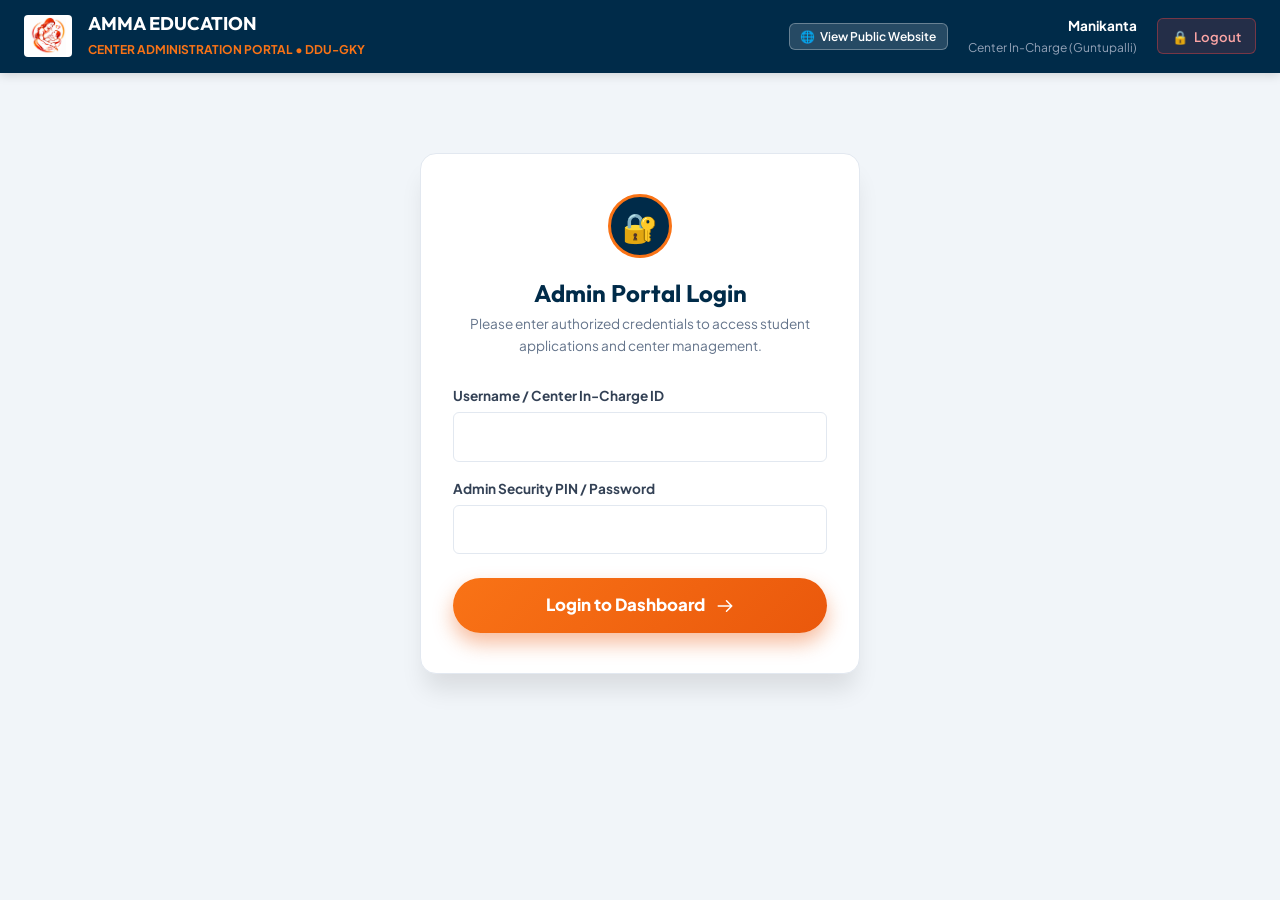
<file: amma-education/admin.html>
<!DOCTYPE html>
<html lang="en">
<head>
  <meta charset="UTF-8">
  <meta name="viewport" content="width=device-width, initial-scale=1.0">
  <title>Admin Dashboard | AMMA EDUCATION (DDU-GKY)</title>
  
  <!-- Favicon -->
  <link rel="icon" type="image/png" href="assets/images/ddu-gky-logo.png">

  <!-- Stylesheets -->
  <link rel="stylesheet" href="assets/css/style.css">
  <link rel="stylesheet" href="assets/css/admin.css">
</head>
<body class="admin-body">

  <!-- ==========================================================================
       ADMIN HEADER
       ========================================================================== -->
  <header class="admin-header">
    <div class="admin-brand">
      <img src="assets/images/ddu-gky-logo.png" alt="DDU-GKY" class="admin-logo-img">
      <div class="admin-title-wrap">
        <h2>AMMA EDUCATION</h2>
        <span>Center Administration Portal • DDU-GKY</span>
      </div>
    </div>

    <div class="admin-user-nav">
      <a href="index.html" class="topbar-btn" style="background: rgba(255,255,255,0.15); border-color: rgba(255,255,255,0.3);">
        <span>🌐</span> View Public Website
      </a>
      <div class="admin-user-info" id="adminUserBadge">
        <strong>Manikanta</strong>
        <span>Center In-Charge (Guntupalli)</span>
      </div>
      <button type="button" class="btn-admin-logout" id="btnAdminLogout">
        <span>🔒</span> Logout
      </button>
    </div>
  </header>

  <!-- <!-- ==========================================================================
       VIEW 1: ADMIN LOGIN SCREEN (If not authenticated)
       ========================================================================== -->
  <div id="adminLoginView" class="admin-login-wrapper">
    <div class="admin-login-icon">
      🔐
    </div>
    <h2>Admin Portal Login</h2>
    <p>Please enter authorized credentials to access student applications and center management.</p>

    <form id="adminLoginForm">
      <div class="form-group" style="text-align: left; margin-bottom: 1rem;">
        <label class="form-label" for="adminUser">Username / Center In-Charge ID</label>
        <input type="text" id="adminUser" class="form-input" placeholder="" value="" required>
      </div>

      <div class="form-group" style="text-align: left; margin-bottom: 1.5rem;">
        <label class="form-label" for="adminPin">Admin Security PIN / Password</label>
        <input type="password" id="adminPin" class="form-input" placeholder="" value="" required>
      </div> 

      <button type="submit" class="btn-submit-reg" style="width: 100%; justify-content: center; padding: 0.85rem;">
        <span>Login to Dashboard</span>
        <svg width="18" height="18" fill="none" stroke="currentColor" viewBox="0 0 24 24"><path stroke-linecap="round" stroke-linejoin="round" stroke-width="2" d="M14 5l7 7m0 0l-7 7m7-7H3"/></svg>
      </button> 

      <!-- <div class="admin-credential-tip">
        <strong>Official Center Access Credentials:</strong><br>
        Username: <code>manikanta</code> | PIN: <code>7396538004</code><br>
        (Or fallback: <code>admin</code> / <code>admin123</code>) 
      </div>  -->
    </form> 
   </div> 
  


  <!-- ==========================================================================
       VIEW 2: MAIN DASHBOARD VIEW (When authenticated)
       ========================================================================== -->
  <main id="adminMainDashboard" class="admin-container" style="display: none;">
    
    <!-- Welcome Header & Quick Actions -->
    <div style="display: flex; justify-content: space-between; align-items: center; margin-bottom: 1.5rem; flex-wrap: wrap; gap: 1rem;">
      <div>
        <h2 style="font-size: 1.6rem; color: #002B49; margin-bottom: 2px;">Student Admissions Dashboard</h2>
        <p style="color: #64748b; font-size: 0.88rem;">Real-time overview of student registrations for Amma Education DDU-GKY Center (Guntupalli).</p>
      </div>
      <div style="display: flex; gap: 0.75rem;">
        <button type="button" class="btn-submit-reg" style="font-size: 0.85rem; padding: 0.6rem 1.25rem;" onclick="openWalkinModal()">
          <span>+ Add Walk-in Student</span>
        </button>
      </div>
    </div>

    <!-- Analytics Metrics Cards -->
    <div class="stats-cards-grid">
      <!-- Total Registrations -->
      <div class="metric-card total">
        <div class="metric-info">
          <h5>Total Applications</h5>
          <div class="metric-value" id="statTotalRegistrations">0</div>
        </div>
        <div class="metric-icon-box">📋</div>
      </div>

      <!-- Pending Verification -->
      <div class="metric-card pending">
        <div class="metric-info">
          <h5>Pending Verification</h5>
          <div class="metric-value" id="statPendingVerification">0</div>
        </div>
        <div class="metric-icon-box">⏳</div>
      </div>

      <!-- Approved & Enrolled -->
      <div class="metric-card approved">
        <div class="metric-info">
          <h5>Approved / Enrolled</h5>
          <div class="metric-value" id="statApprovedEnrolled">0</div>
        </div>
        <div class="metric-icon-box">✅</div>
      </div>

      <!-- Hostel Accommodation Needed -->
      <div class="metric-card hostel">
        <div class="metric-info">
          <h5>Hostel Requests</h5>
          <div class="metric-value" id="statHostelRequests">0</div>
        </div>
        <div class="metric-icon-box">🏢</div>
      </div>

      <!-- Free Food Needed -->
      <div class="metric-card food">
        <div class="metric-info">
          <h5>Food Facility</h5>
          <div class="metric-value" id="statFoodRequests">0</div>
        </div>
        <div class="metric-icon-box">🍲</div>
      </div>
    </div>

    <!-- Search, Filter & Export Toolbar -->
    <div class="admin-toolbar">
      <div class="toolbar-filters">
        <!-- Search Field -->
        <div class="admin-search-box">
          <svg width="16" height="16" fill="none" stroke="currentColor" viewBox="0 0 24 24"><path stroke-linecap="round" stroke-linejoin="round" stroke-width="2" d="M21 21l-6-6m2-5a7 7 0 11-14 0 7 7 0 0114 0z"/></svg>
          <input type="text" id="adminTableSearch" placeholder="Search by Student Name, ID, Mobile, District...">
        </div>

        <!-- Course Filter -->
        <select id="adminCourseFilter" class="admin-select">
          <option value="all">All Training Courses</option>
          <option value="Communication Skills Training">Communication Skills</option>
          <option value="Soft Skills Training">Soft Skills Training</option>
          <option value="Computer Knowledge and MS Office Training">Computer Knowledge &amp; MS Office</option>
          <option value="IT Training">IT Training (Hardware &amp; Technical)</option>
        </select>

        <!-- Status Filter -->
        <select id="adminStatusFilter" class="admin-select">
          <option value="all">All Statuses</option>
          <option value="Pending Verification">Pending Verification</option>
          <option value="In-Review">In-Review</option>
          <option value="Approved">Approved</option>
          <option value="Enrolled">Enrolled</option>
          <option value="Rejected">Rejected</option>
        </select>

        <!-- Hostel Filter -->
        <select id="adminHostelFilter" class="admin-select">
          <option value="all">All Hostel Types</option>
          <option value="Yes">Hostel Required (Yes)</option>
          <option value="No">Day Scholar (No)</option>
        </select>
      </div>

      <div class="toolbar-actions">
        <button type="button" class="btn-admin-export" id="btnExportCSV" title="Download Registration Details in CSV format">
          <svg width="16" height="16" fill="none" stroke="currentColor" viewBox="0 0 24 24"><path stroke-linecap="round" stroke-linejoin="round" stroke-width="2" d="M12 10v6m0 0l-3-3m3 3l3-3m2 8H7a2 2 0 01-2-2V5a2 2 0 012-2h5.586a1 1 0 01.707.293l5.414 5.414a1 1 0 01.293.707V19a2 2 0 01-2 2z"/></svg>
          Export to CSV
        </button>

        <button type="button" class="btn-admin-refresh" id="btnRefreshData" title="Refresh Table">
          🔄 Refresh
        </button>
      </div>
    </div>

    <!-- Data Table Card -->
    <div class="admin-table-card">
      <div class="table-header-row">
        <h3>Enrolled Candidates &amp; Applicants</h3>
        <span class="table-count-badge" id="tableCountBadge">Loading...</span>
      </div>

      <div class="admin-table-responsive">
        <table class="admin-table">
          <thead>
            <tr>
              <th>Ref ID</th>
              <th>Student &amp; Parent</th>
              <th>Contact Info</th>
              <th>Selected Course</th>
              <th>District / Village</th>
              <th>Facilities</th>
              <th>Application Status</th>
              <th style="text-align: right;">Actions</th>
            </tr>
          </thead>
          <tbody id="adminTableBody">
            <!-- Rendered dynamically by admin.js -->
          </tbody>
        </table>
      </div>
    </div>
  </main>

  <!-- ==========================================================================
       ADMIN MODALS
       ========================================================================== -->

  <!-- 1. Full Details Modal -->
  <div class="modal-overlay" id="adminDetailModal">
    <div class="modal-content-card modal-admin-details">
      <button type="button" class="modal-close-btn" onclick="closeModal('adminDetailModal')">✕</button>
      <div id="adminDetailBody">
        <!-- Rendered by admin.js -->
      </div>
    </div>
  </div>

  <!-- 2. Printable Slip Modal -->
  <div class="modal-overlay" id="acknowledgmentModal">
    <div class="modal-content-card">
      <button type="button" class="modal-close-btn" onclick="closeModal('acknowledgmentModal')">✕</button>
      <div id="slipModalBody">
        <!-- Rendered by main.js -->
      </div>
    </div>
  </div>

  <!-- 3. Walk-in Student Registration Modal -->
  <div class="modal-overlay" id="walkinModal">
    <div class="modal-content-card" style="max-width: 800px;">
      <button type="button" class="modal-close-btn" onclick="closeModal('walkinModal')">✕</button>
      <div style="padding: 2rem;">
        <h3 style="font-size: 1.4rem; color: #002B49; margin-bottom: 0.25rem;">+ Add Walk-In Student (Center Desk)</h3>
        <p style="font-size: 0.85rem; color: #64748b; margin-bottom: 1.5rem;">Fast-track registration for students visiting Guntupalli center directly.</p>

        <form id="walkinForm">
          <div class="form-grid-3">
            <div class="form-group">
              <label class="form-label">Full Name *</label>
              <input type="text" id="walkinName" class="form-input" required>
            </div>
            <div class="form-group">
              <label class="form-label">Father's Name *</label>
              <input type="text" id="walkinFather" class="form-input" required>
            </div>
            <div class="form-group">
              <label class="form-label">Mobile Number *</label>
              <input type="tel" id="walkinMobile" class="form-input" maxlength="10" required>
            </div>
          </div>

          <div class="form-grid-3" style="margin-top: 1rem;">
            <div class="form-group">
              <label class="form-label">Gender</label>
              <select id="walkinGender" class="form-select">
                <option value="Male">Male</option>
                <option value="Female">Female</option>
              </select>
            </div>
            <div class="form-group">
              <label class="form-label">Course</label>
              <select id="walkinCourse" class="form-select">
                <option value="Computer Knowledge and MS Office Training">Computer Knowledge &amp; MS Office</option>
                <option value="Communication Skills Training">Communication Skills</option>
                <option value="Soft Skills Training">Soft Skills Training</option>
                <option value="IT Training">IT Training</option>
              </select>
            </div>
            <div class="form-group">
              <label class="form-label">District</label>
              <input type="text" id="walkinDistrict" class="form-input" value="NTR District">
            </div>
          </div>

          <div class="form-grid-2" style="margin-top: 1rem;">
            <div class="form-group">
              <label class="form-label">Accommodation Needed?</label>
              <select id="walkinHostel" class="form-select">
                <option value="Yes">Yes, Hostel Required</option>
                <option value="No">No, Day Scholar</option>
              </select>
            </div>
            <div class="form-group">
              <label class="form-label">Initial Status</label>
              <select id="walkinStatus" class="form-select">
                <option value="Approved">Approved</option>
                <option value="Enrolled">Enrolled</option>
                <option value="In-Review">In-Review</option>
                <option value="Pending Verification">Pending Verification</option>
              </select>
            </div>
          </div>

          <div style="display: flex; justify-content: flex-end; gap: 0.75rem; margin-top: 1.5rem;">
            <button type="submit" class="btn-submit-reg" style="font-size: 0.9rem; padding: 0.7rem 1.5rem;">
              Save &amp; Generate Slip
            </button>
            <button type="button" class="btn-admin-logout" style="background:#f1f5f9; color:#475569; border:1px solid #cbd5e1;" onclick="closeModal('walkinModal')">
              Cancel
            </button>
          </div>
        </form>
      </div>
    </div>
  </div>

  <!-- Toast Notification -->
  <div class="toast-msg" id="toastNotification">
    Notification
  </div>

  <!-- Scripts -->
  <script src="assets/js/main.js"></script>
  <script src="assets/js/admin.js"></script>
  <script>
    function openWalkinModal() {
      document.getElementById("walkinModal")?.classList.add("active");
    }

    document.getElementById("walkinForm")?.addEventListener("submit", function(e) {
      e.preventDefault();
      const refNumber = StorageManager.generateReferenceNumber();
      const newRec = {
        id: refNumber,
        fullName: document.getElementById("walkinName").value.trim(),
        fatherName: document.getElementById("walkinFather").value.trim(),
        motherName: "Not Specified",
        dob: "2003-01-01",
        gender: document.getElementById("walkinGender").value,
        mobile: document.getElementById("walkinMobile").value.trim(),
        whatsapp: document.getElementById("walkinMobile").value.trim(),
        email: "student@ammaeducation.in",
        address: "Walk-in registration at center desk",
        village: "Guntupalli",
        district: document.getElementById("walkinDistrict").value,
        state: "Andhra Pradesh",
        pincode: "521241",
        qualification: "Intermediate",
        computerKnowledge: "Basic",
        course: document.getElementById("walkinCourse").value,
        experience: "Fresher",
        accommodation: document.getElementById("walkinHostel").value,
        food: "Yes",
        registeredAt: new Date().toISOString(),
        status: document.getElementById("walkinStatus").value,
        remarks: "Enrolled in person at center by Manikanta."
      };

      StorageManager.save(newRec);
      AdminDashboard.refresh();
      closeModal('walkinModal');
      document.getElementById("walkinForm").reset();
      showToast(`Student ${newRec.fullName} registered! Ref: ${refNumber}`, "success");
      showAcknowledgmentSlip(newRec);
    });
  </script>
</body>
</html>
</file>
<file: amma-education/assets/css/style.css>
/* ==========================================================================
   AMMA EDUCATION (DDU-GKY Training Institute) - Main Stylesheet
   Modern, Trustworthy, Accessible & 100% Responsive Design System
   ========================================================================== */

@import url('https://fonts.googleapis.com/css2?family=Plus+Jakarta+Sans:wght@300;400;500;600;700;800&family=Outfit:wght@400;500;600;700;800;900&display=swap');

:root {
  /* Brand Palette */
  --primary-navy: #002B49;
  --primary-blue: #005691;
  --secondary-blue: #0284c7;
  --accent-saffron: #f97316;
  --accent-orange-dark: #ea580c;
  --accent-gold: #f59e0b;
  --accent-green: #15803d;
  --accent-green-light: #22c55e;
  
  /* Neutral Palette */
  --bg-main: #f8fafc;
  --bg-card: #ffffff;
  --bg-subtle: #f1f5f9;
  --bg-tint-blue: #eff6ff;
  --bg-tint-orange: #fff7ed;
  --bg-tint-green: #f0fdf4;
  
  /* Text */
  --text-dark: #0f172a;
  --text-medium: #334155;
  --text-muted: #64748b;
  --text-light: #94a3b8;
  --text-white: #ffffff;
  
  /* Borders & Shadows */
  --border-light: #e2e8f0;
  --border-focus: #0284c7;
  --shadow-sm: 0 1px 2px 0 rgb(0 0 0 / 0.05);
  --shadow-md: 0 4px 6px -1px rgb(0 0 0 / 0.1), 0 2px 4px -2px rgb(0 0 0 / 0.1);
  --shadow-lg: 0 10px 15px -3px rgb(0 0 0 / 0.1), 0 4px 6px -4px rgb(0 0 0 / 0.1);
  --shadow-xl: 0 20px 25px -5px rgb(0 0 0 / 0.1), 0 8px 10px -6px rgb(0 0 0 / 0.1);
  --shadow-card: 0 10px 30px -10px rgba(0, 43, 73, 0.08);
  --shadow-glow: 0 0 25px rgba(249, 115, 22, 0.35);
  
  /* Layout */
  --max-width: 1240px;
  --header-height: 80px;
  --radius-sm: 6px;
  --radius-md: 12px;
  --radius-lg: 16px;
  --radius-full: 9999px;
  --transition: all 0.25s ease-in-out;
}

/* Reset & Box Sizing */
*, *::before, *::after {
  box-sizing: border-box;
  margin: 0;
  padding: 0;
}

html {
  scroll-behavior: smooth;
  font-size: 16px;
}

body {
  font-family: 'Plus Jakarta Sans', system-ui, -apple-system, sans-serif;
  color: var(--text-dark);
  background-color: var(--bg-main);
  line-height: 1.6;
  -webkit-font-smoothing: antialiased;
  overflow-x: hidden;
}

h1, h2, h3, h4, h5, h6 {
  font-family: 'Outfit', sans-serif;
  color: var(--primary-navy);
  font-weight: 700;
  line-height: 1.25;
}

a {
  color: inherit;
  text-decoration: none;
  transition: var(--transition);
}

img {
  max-width: 100%;
  height: auto;
  display: block;
}

ul {
  list-style: none;
}

button, input, select, textarea {
  font: inherit;
}

.container {
  width: 100%;
  max-width: var(--max-width);
  margin-left: auto;
  margin-right: auto;
  padding-left: 1.25rem;
  padding-right: 1.25rem;
}

/* ==========================================================================
   TOP NOTIFICATION & HELPLINE BAR
   ========================================================================== */
.topbar {
  background: linear-gradient(90deg, #001f35 0%, #003865 100%);
  color: #e2e8f0;
  font-size: 0.85rem;
  padding: 0.45rem 0;
  border-bottom: 2px solid var(--accent-saffron);
}

.topbar-content {
  display: flex;
  align-items: center;
  justify-content: space-between;
  flex-wrap: wrap;
  gap: 0.75rem;
}

.topbar-left {
  display: flex;
  align-items: center;
  gap: 1.25rem;
  flex-wrap: wrap;
}

.topbar-badge {
  background: var(--accent-saffron);
  color: #ffffff;
  padding: 0.15rem 0.6rem;
  border-radius: var(--radius-full);
  font-weight: 700;
  font-size: 0.75rem;
  text-transform: uppercase;
  letter-spacing: 0.5px;
  display: inline-flex;
  align-items: center;
  gap: 0.35rem;
  animation: pulseBadge 2s infinite;
}

@keyframes pulseBadge {
  0%, 100% { opacity: 1; transform: scale(1); }
  50% { opacity: 0.9; transform: scale(1.03); }
}

.topbar-link {
  display: inline-flex;
  align-items: center;
  gap: 0.35rem;
  color: #cbd5e1;
}

.topbar-link:hover {
  color: #ffffff;
}

.topbar-right {
  display: flex;
  align-items: center;
  gap: 1rem;
}

.topbar-btn {
  background: rgba(255, 255, 255, 0.12);
  color: #ffffff;
  padding: 0.2rem 0.65rem;
  border-radius: var(--radius-sm);
  font-size: 0.75rem;
  font-weight: 600;
  border: 1px solid rgba(255, 255, 255, 0.2);
  cursor: pointer;
  display: inline-flex;
  align-items: center;
  gap: 0.3rem;
  transition: var(--transition);
}

.topbar-btn:hover {
  background: var(--accent-saffron);
  border-color: var(--accent-saffron);
}

/* ==========================================================================
   MAIN SITE HEADER (Dual Logos + Institute Branding)
   ========================================================================== */
.site-header {
  background: #ffffff;
  box-shadow: 0 2px 10px rgba(0, 0, 0, 0.06);
  position: sticky;
  top: 0;
  z-index: 1000;
  transition: var(--transition);
}

.site-header.scrolled {
  box-shadow: 0 4px 20px rgba(0, 43, 73, 0.12);
}

.header-inner {
  display: flex;
  align-items: center;
  justify-content: space-between;
  padding: 0.75rem 0;
  gap: 1rem;
}

.logo-block {
  display: flex;
  align-items: center;
  gap: 1.25rem;
}

.official-logo {
  height: 62px;
  width: auto;
  object-fit: contain;
  transition: var(--transition);
}

.official-logo:hover {
  transform: scale(1.02);
}

.institute-branding {
  display: flex;
  flex-direction: column;
  justify-content: center;
  border-left: 2px solid var(--border-light);
  padding-left: 1.25rem;
}

.institute-name {
  font-size: 1.65rem;
  font-weight: 900;
  letter-spacing: -0.5px;
  color: var(--primary-navy);
  display: flex;
  align-items: center;
  gap: 0.4rem;
  line-height: 1.1;
}

.institute-name .highlight {
  color: var(--accent-saffron);
}

.institute-tagline {
  font-size: 0.8rem;
  font-weight: 600;
  color: var(--primary-blue);
  letter-spacing: 0.4px;
  text-transform: uppercase;
  margin-top: 2px;
  display: flex;
  align-items: center;
  gap: 0.4rem;
}

.govt-logo-wrapper {
  display: flex;
  align-items: center;
  gap: 0.75rem;
}

.govt-text {
  text-align: right;
  font-size: 0.72rem;
  font-weight: 700;
  color: var(--text-medium);
  line-height: 1.25;
  display: none;
}

@media (min-width: 900px) {
  .govt-text {
    display: block;
  }
}

.govt-logo {
  height: 60px;
  width: auto;
  object-fit: contain;
}

/* ==========================================================================
   NAVIGATION BAR
   ========================================================================== */
.main-nav {
  background: var(--primary-navy);
  border-top: 1px solid rgba(255, 255, 255, 0.1);
}

.nav-inner {
  display: flex;
  align-items: center;
  justify-content: space-between;
}

.nav-links {
  display: flex;
  align-items: center;
  gap: 0.25rem;
}

.nav-link {
  color: #f8fafc;
  font-size: 0.92rem;
  font-weight: 600;
  padding: 0.9rem 1rem;
  display: inline-flex;
  align-items: center;
  gap: 0.4rem;
  position: relative;
  transition: var(--transition);
}

.nav-link:hover, .nav-link.active {
  color: #ffffff;
  background-color: rgba(255, 255, 255, 0.12);
}

.nav-link.active::after {
  content: '';
  position: absolute;
  bottom: 0;
  left: 0;
  right: 0;
  height: 3px;
  background: var(--accent-saffron);
}

.nav-cta {
  display: flex;
  align-items: center;
  gap: 0.75rem;
}

.btn-nav-register {
  background: linear-gradient(135deg, var(--accent-saffron) 0%, var(--accent-orange-dark) 100%);
  color: #ffffff;
  padding: 0.55rem 1.25rem;
  border-radius: var(--radius-full);
  font-size: 0.88rem;
  font-weight: 700;
  display: inline-flex;
  align-items: center;
  gap: 0.45rem;
  box-shadow: 0 3px 10px rgba(249, 115, 22, 0.4);
  transition: var(--transition);
}

.btn-nav-register:hover {
  transform: translateY(-2px);
  box-shadow: 0 6px 15px rgba(249, 115, 22, 0.6);
  color: #ffffff;
}

.btn-nav-status {
  background: transparent;
  color: #e2e8f0;
  padding: 0.5rem 0.9rem;
  border-radius: var(--radius-full);
  font-size: 0.85rem;
  font-weight: 600;
  border: 1px solid rgba(255, 255, 255, 0.3);
  display: inline-flex;
  align-items: center;
  gap: 0.35rem;
  cursor: pointer;
}

.btn-nav-status:hover {
  background: rgba(255, 255, 255, 0.15);
  color: #ffffff;
  border-color: #ffffff;
}

.mobile-menu-toggle {
  display: none;
  background: transparent;
  border: none;
  color: #ffffff;
  font-size: 1.5rem;
  padding: 0.5rem;
  cursor: pointer;
}

/* Mobile Nav Drawer */
.mobile-nav-drawer {
  display: none;
  position: fixed;
  top: 0;
  right: 0;
  width: 300px;
  height: 100vh;
  background: var(--primary-navy);
  z-index: 2000;
  padding: 2rem 1.5rem;
  box-shadow: -5px 0 25px rgba(0, 0, 0, 0.3);
  flex-direction: column;
  gap: 1.5rem;
  transform: translateX(100%);
  transition: transform 0.3s cubic-bezier(0.16, 1, 0.3, 1);
}

.mobile-nav-drawer.open {
  transform: translateX(0);
}

.mobile-nav-overlay {
  display: none;
  position: fixed;
  inset: 0;
  background: rgba(0, 0, 0, 0.6);
  z-index: 1999;
  backdrop-filter: blur(2px);
}

.mobile-nav-overlay.open {
  display: block;
}

.mobile-drawer-header {
  display: flex;
  justify-content: space-between;
  align-items: center;
  border-bottom: 1px solid rgba(255, 255, 255, 0.15);
  padding-bottom: 1rem;
}

.mobile-nav-links {
  display: flex;
  flex-direction: column;
  gap: 0.5rem;
}

.mobile-nav-links a {
  color: #ffffff;
  font-size: 1rem;
  font-weight: 600;
  padding: 0.75rem 0.5rem;
  border-radius: var(--radius-sm);
  display: flex;
  align-items: center;
  gap: 0.75rem;
}

.mobile-nav-links a:hover {
  background: rgba(255, 255, 255, 0.1);
  color: var(--accent-saffron);
}

/* ==========================================================================
   HERO BANNER SECTION
   ========================================================================== */
.hero-section {
  position: relative;
  background: linear-gradient(135deg, #021a30 0%, #00335e 60%, #004d80 100%);
  color: #ffffff;
  padding: 3.5rem 0 4rem;
  overflow: hidden;
}

.hero-section::before {
  content: '';
  position: absolute;
  top: 0;
  right: 0;
  width: 600px;
  height: 600px;
  background: radial-gradient(circle, rgba(249, 115, 22, 0.12) 0%, transparent 70%);
  pointer-events: none;
}

.hero-grid {
  display: grid;
  grid-template-columns: 1.15fr 0.85fr;
  align-items: center;
  gap: 3rem;
  position: relative;
  z-index: 2;
}

.hero-badge-pill {
  display: inline-flex;
  align-items: center;
  gap: 0.5rem;
  background: rgba(255, 255, 255, 0.12);
  border: 1px solid rgba(255, 255, 255, 0.25);
  backdrop-filter: blur(8px);
  padding: 0.4rem 1rem;
  border-radius: var(--radius-full);
  font-size: 0.82rem;
  font-weight: 700;
  color: #ffedd5;
  margin-bottom: 1.25rem;
}

.hero-badge-pill .pill-dot {
  width: 8px;
  height: 8px;
  border-radius: 50%;
  background: #22c55e;
  box-shadow: 0 0 10px #22c55e;
}

.hero-title {
  font-size: clamp(2rem, 4.5vw, 3.4rem);
  font-weight: 900;
  color: #ffffff;
  line-height: 1.15;
  margin-bottom: 1rem;
}

.hero-title .highlight-orange {
  color: #fb923c;
  text-shadow: 0 0 30px rgba(251, 146, 60, 0.4);
}

.hero-subheading {
  font-size: 1.1rem;
  font-weight: 600;
  color: #93c5fd;
  margin-bottom: 1.25rem;
  line-height: 1.4;
  display: flex;
  align-items: center;
  gap: 0.5rem;
  flex-wrap: wrap;
}

.hero-subheading span.bullet {
  color: var(--accent-saffron);
}

.hero-desc {
  font-size: 1.02rem;
  color: #cbd5e1;
  line-height: 1.65;
  margin-bottom: 1.75rem;
  max-width: 620px;
}

/* Benefit Tags in Hero */
.hero-benefits-grid {
  display: grid;
  grid-template-columns: repeat(auto-fit, minmax(210px, 1fr));
  gap: 0.65rem;
  margin-bottom: 2.25rem;
}

.benefit-item {
  display: flex;
  align-items: center;
  gap: 0.5rem;
  background: rgba(255, 255, 255, 0.08);
  border: 1px solid rgba(255, 255, 255, 0.12);
  padding: 0.45rem 0.75rem;
  border-radius: var(--radius-sm);
  font-size: 0.85rem;
  font-weight: 600;
  color: #f1f5f9;
}

.benefit-item .check-icon {
  color: #4ade80;
  flex-shrink: 0;
}

.hero-ctas {
  display: flex;
  align-items: center;
  gap: 1rem;
  flex-wrap: wrap;
}

.btn-primary-hero {
  background: linear-gradient(135deg, #f97316 0%, #ea580c 100%);
  color: #ffffff;
  font-size: 1.05rem;
  font-weight: 800;
  padding: 0.9rem 2rem;
  border-radius: var(--radius-full);
  display: inline-flex;
  align-items: center;
  gap: 0.6rem;
  box-shadow: 0 10px 25px rgba(234, 88, 12, 0.45);
  transition: var(--transition);
  border: none;
  cursor: pointer;
}

.btn-primary-hero:hover {
  transform: translateY(-3px) scale(1.02);
  box-shadow: 0 15px 30px rgba(234, 88, 12, 0.6);
  color: #ffffff;
}

.btn-secondary-hero {
  background: rgba(255, 255, 255, 0.12);
  color: #ffffff;
  font-size: 0.98rem;
  font-weight: 700;
  padding: 0.85rem 1.5rem;
  border-radius: var(--radius-full);
  border: 1px solid rgba(255, 255, 255, 0.3);
  display: inline-flex;
  align-items: center;
  gap: 0.5rem;
  backdrop-filter: blur(5px);
  cursor: pointer;
}

.btn-secondary-hero:hover {
  background: rgba(255, 255, 255, 0.22);
  border-color: #ffffff;
}

/* Hero Media Card */
.hero-media-wrapper {
  position: relative;
}

.hero-image-card {
  position: relative;
  border-radius: var(--radius-lg);
  overflow: hidden;
  box-shadow: 0 25px 50px -12px rgba(0, 0, 0, 0.5);
  border: 4px solid rgba(255, 255, 255, 0.15);
  background: #000;
}

.hero-main-img {
  width: 100%;
  height: auto;
  display: block;
  object-fit: cover;
  transition: transform 0.6s ease;
}

.hero-image-card:hover .hero-main-img {
  transform: scale(1.03);
}

.hero-floating-badge {
  position: absolute;
  bottom: 1.25rem;
  left: 1.25rem;
  right: 1.25rem;
  background: rgba(15, 23, 42, 0.88);
  backdrop-filter: blur(10px);
  border: 1px solid rgba(255, 255, 255, 0.2);
  padding: 0.85rem 1.25rem;
  border-radius: var(--radius-md);
  display: flex;
  align-items: center;
  justify-content: space-between;
  gap: 1rem;
}

.floating-badge-text h4 {
  color: #ffffff;
  font-size: 0.95rem;
  margin-bottom: 2px;
}

.floating-badge-text p {
  color: #94a3b8;
  font-size: 0.78rem;
}

.floating-badge-icon {
  background: var(--accent-saffron);
  color: #ffffff;
  width: 42px;
  height: 42px;
  border-radius: 50%;
  display: flex;
  align-items: center;
  justify-content: center;
  font-size: 1.2rem;
  flex-shrink: 0;
}

/* ==========================================================================
   HIGHLIGHT VALUE STRIP (Key 100% Free Highlights)
   ========================================================================== */
.value-strip {
  background: #ffffff;
  padding: 1.75rem 0;
  border-bottom: 1px solid var(--border-light);
  box-shadow: var(--shadow-sm);
}

.value-strip-grid {
  display: grid;
  grid-template-columns: repeat(auto-fit, minmax(135px, 1fr));
  gap: 1rem;
}

.value-strip-card {
  text-align: center;
  padding: 0.85rem 0.5rem;
  border-radius: var(--radius-md);
  background: var(--bg-main);
  border: 1px solid var(--border-light);
  transition: var(--transition);
}

.value-strip-card:hover {
  transform: translateY(-4px);
  box-shadow: var(--shadow-md);
  border-color: var(--secondary-blue);
  background: #ffffff;
}

.value-strip-icon {
  width: 44px;
  height: 44px;
  border-radius: var(--radius-full);
  margin: 0 auto 0.5rem;
  display: flex;
  align-items: center;
  justify-content: center;
  font-size: 1.25rem;
}

.value-strip-icon.free-train { background: #e0f2fe; color: #0284c7; }
.value-strip-icon.free-food { background: #ffedd5; color: #ea580c; }
.value-strip-icon.free-stay { background: #dcfce7; color: #16a34a; }
.value-strip-icon.free-dress { background: #f3e8ff; color: #9333ea; }
.value-strip-icon.free-books { background: #fef3c7; color: #d97706; }
.value-strip-icon.free-cert { background: #fee2e2; color: #dc2626; }
.value-strip-icon.free-job { background: #ccfbf1; color: #0d9488; }

.value-strip-title {
  font-size: 0.88rem;
  font-weight: 700;
  color: var(--primary-navy);
  margin-bottom: 2px;
}

.value-strip-sub {
  font-size: 0.72rem;
  color: var(--text-muted);
  font-weight: 500;
}

/* ==========================================================================
   SECTION COMMON STYLES
   ========================================================================== */
.section {
  padding: 5rem 0;
}

.section-tinted {
  background-color: #f8fafc;
}

.section-blue {
  background: linear-gradient(180deg, #021a30 0%, #002b49 100%);
  color: #ffffff;
}

.section-header {
  text-align: center;
  max-width: 720px;
  margin: 0 auto 3.5rem;
}

.section-tag {
  display: inline-block;
  font-size: 0.78rem;
  font-weight: 800;
  text-transform: uppercase;
  letter-spacing: 1px;
  color: var(--accent-orange-dark);
  background: var(--bg-tint-orange);
  padding: 0.35rem 0.9rem;
  border-radius: var(--radius-full);
  margin-bottom: 0.75rem;
}

.section-tag.light {
  color: #fed7aa;
  background: rgba(255, 255, 255, 0.1);
}

.section-title {
  font-size: clamp(1.8rem, 3.2vw, 2.5rem);
  font-weight: 800;
  color: var(--primary-navy);
  margin-bottom: 1rem;
}

.section-blue .section-title {
  color: #ffffff;
}

.section-subtitle {
  font-size: 1.05rem;
  color: var(--text-muted);
  line-height: 1.6;
}

.section-blue .section-subtitle {
  color: #cbd5e1;
}

/* ==========================================================================
   ABOUT AMMA EDUCATION SECTION
   ========================================================================== */
.about-grid {
  display: grid;
  grid-template-columns: 1.05fr 0.95fr;
  align-items: center;
  gap: 3.5rem;
}

.about-text-col h3 {
  font-size: 1.85rem;
  margin-bottom: 1.25rem;
  color: var(--primary-navy);
}

.about-lead {
  font-size: 1.08rem;
  font-weight: 500;
  color: var(--text-medium);
  margin-bottom: 1.25rem;
  line-height: 1.65;
}

.about-features {
  display: flex;
  flex-direction: column;
  gap: 1rem;
  margin: 1.75rem 0 2rem;
}

.about-feat-item {
  display: flex;
  gap: 1rem;
  align-items: flex-start;
}

.feat-icon-box {
  width: 40px;
  height: 40px;
  border-radius: var(--radius-md);
  background: var(--bg-tint-blue);
  color: var(--primary-blue);
  display: flex;
  align-items: center;
  justify-content: center;
  flex-shrink: 0;
  font-size: 1.15rem;
}

.feat-content h4 {
  font-size: 1rem;
  font-weight: 700;
  color: var(--primary-navy);
  margin-bottom: 0.2rem;
}

.feat-content p {
  font-size: 0.88rem;
  color: var(--text-muted);
}

/* Center In-charge Highlight Card */
.incharge-card {
  background: linear-gradient(135deg, #ffffff 0%, #f0f7ff 100%);
  border: 1px solid #bfdbfe;
  border-radius: var(--radius-lg);
  padding: 1.5rem;
  box-shadow: var(--shadow-card);
  display: flex;
  align-items: center;
  gap: 1.25rem;
}

.incharge-avatar {
  width: 68px;
  height: 68px;
  border-radius: 50%;
  background: var(--primary-navy);
  color: #ffffff;
  display: flex;
  align-items: center;
  justify-content: center;
  font-size: 1.8rem;
  font-weight: 700;
  flex-shrink: 0;
  border: 3px solid var(--accent-saffron);
}

.incharge-info h4 {
  font-size: 1.1rem;
  margin-bottom: 2px;
}

.incharge-role {
  font-size: 0.82rem;
  color: var(--secondary-blue);
  font-weight: 700;
  text-transform: uppercase;
  letter-spacing: 0.5px;
  margin-bottom: 0.35rem;
}

.incharge-contact {
  font-size: 0.85rem;
  color: var(--text-muted);
  display: flex;
  align-items: center;
  gap: 0.85rem;
  flex-wrap: wrap;
}

/* About Visual Card */
.about-visual-card {
  background: #ffffff;
  border-radius: var(--radius-lg);
  padding: 2rem;
  box-shadow: var(--shadow-xl);
  border: 1px solid var(--border-light);
  position: relative;
}

.about-stats-grid {
  display: grid;
  grid-template-columns: 1fr 1fr;
  gap: 1.25rem;
}

.stat-box {
  background: var(--bg-main);
  padding: 1.5rem 1.25rem;
  border-radius: var(--radius-md);
  text-align: center;
  border: 1px solid var(--border-light);
  transition: var(--transition);
}

.stat-box:hover {
  transform: translateY(-3px);
  border-color: var(--secondary-blue);
  box-shadow: var(--shadow-md);
}

.stat-number {
  font-size: 2.2rem;
  font-weight: 900;
  font-family: 'Outfit', sans-serif;
  color: var(--primary-navy);
  line-height: 1;
  margin-bottom: 0.35rem;
}

.stat-number.saffron { color: var(--accent-saffron); }
.stat-number.blue { color: var(--secondary-blue); }
.stat-number.green { color: var(--accent-green); }

.stat-label {
  font-size: 0.82rem;
  font-weight: 600;
  color: var(--text-muted);
}

/* ==========================================================================
   COURSES & TRAINING PROGRAMS SECTION
   ========================================================================== */
.courses-grid {
  display: grid;
  grid-template-columns: repeat(auto-fit, minmax(270px, 1fr));
  gap: 1.75rem;
}

.course-card {
  background: #ffffff;
  border-radius: var(--radius-lg);
  border: 1px solid var(--border-light);
  overflow: hidden;
  box-shadow: var(--shadow-card);
  transition: var(--transition);
  display: flex;
  flex-direction: column;
}

.course-card:hover {
  transform: translateY(-6px);
  box-shadow: 0 20px 30px -10px rgba(0, 43, 73, 0.15);
  border-color: var(--secondary-blue);
}

.course-card-header {
  padding: 1.75rem 1.5rem 1rem;
  position: relative;
}

.course-badge {
  display: inline-block;
  font-size: 0.72rem;
  font-weight: 800;
  text-transform: uppercase;
  letter-spacing: 0.5px;
  padding: 0.25rem 0.65rem;
  border-radius: var(--radius-full);
  margin-bottom: 0.75rem;
}

.course-card.comm .course-badge { background: #e0f2fe; color: #0284c7; }
.course-card.soft .course-badge { background: #fef3c7; color: #d97706; }
.course-card.msoffice .course-badge { background: #ffedd5; color: #ea580c; }
.course-card.it .course-badge { background: #dcfce7; color: #16a34a; }

.course-icon-holder {
  width: 54px;
  height: 54px;
  border-radius: var(--radius-md);
  display: flex;
  align-items: center;
  justify-content: center;
  font-size: 1.6rem;
  margin-bottom: 1rem;
}

.course-card.comm .course-icon-holder { background: #0284c7; color: #ffffff; }
.course-card.soft .course-icon-holder { background: #f59e0b; color: #ffffff; }
.course-card.msoffice .course-icon-holder { background: #ea580c; color: #ffffff; }
.course-card.it .course-icon-holder { background: #16a34a; color: #ffffff; }

.course-title {
  font-size: 1.25rem;
  font-weight: 800;
  color: var(--primary-navy);
  margin-bottom: 0.5rem;
}

.course-desc {
  font-size: 0.88rem;
  color: var(--text-muted);
  line-height: 1.5;
  margin-bottom: 1rem;
}

.course-card-body {
  padding: 0 1.5rem 1.5rem;
  flex-grow: 1;
}

.syllabus-title {
  font-size: 0.8rem;
  font-weight: 700;
  text-transform: uppercase;
  letter-spacing: 0.5px;
  color: var(--text-medium);
  margin-bottom: 0.75rem;
  display: flex;
  align-items: center;
  gap: 0.35rem;
}

.curriculum-list {
  display: flex;
  flex-direction: column;
  gap: 0.45rem;
}

.curriculum-item {
  display: flex;
  align-items: center;
  gap: 0.5rem;
  font-size: 0.85rem;
  color: var(--text-medium);
  font-weight: 500;
}

.curriculum-item svg {
  color: #10b981;
  flex-shrink: 0;
}

.course-card-footer {
  padding: 1rem 1.5rem;
  background: var(--bg-main);
  border-top: 1px solid var(--border-light);
  display: flex;
  align-items: center;
  justify-content: space-between;
}

.course-fee-tag {
  font-size: 0.85rem;
  font-weight: 800;
  color: var(--accent-green);
  display: inline-flex;
  align-items: center;
  gap: 0.25rem;
}

.btn-course-enroll {
  background: var(--primary-navy);
  color: #ffffff;
  padding: 0.4rem 0.9rem;
  border-radius: var(--radius-full);
  font-size: 0.8rem;
  font-weight: 700;
  display: inline-flex;
  align-items: center;
  gap: 0.35rem;
  transition: var(--transition);
}

.btn-course-enroll:hover {
  background: var(--accent-saffron);
  color: #ffffff;
}

/* ==========================================================================
   FREE FACILITIES SECTION (Images, Badges & 7 Key Items)
   ========================================================================== */
.facilities-grid {
  display: grid;
  grid-template-columns: repeat(auto-fit, minmax(290px, 1fr));
  gap: 1.75rem;
}

.facility-card {
  background: #ffffff;
  border-radius: var(--radius-lg);
  padding: 2rem 1.75rem;
  border: 1px solid var(--border-light);
  box-shadow: var(--shadow-card);
  transition: var(--transition);
  position: relative;
  overflow: hidden;
}

.facility-card::before {
  content: '';
  position: absolute;
  top: 0;
  left: 0;
  right: 0;
  height: 4px;
  background: linear-gradient(90deg, var(--secondary-blue), var(--accent-saffron));
  opacity: 0;
  transition: var(--transition);
}

.facility-card:hover {
  transform: translateY(-5px);
  box-shadow: 0 20px 30px -10px rgba(0, 43, 73, 0.12);
  border-color: #cbd5e1;
}

.facility-card:hover::before {
  opacity: 1;
}

.facility-num {
  position: absolute;
  top: 1.25rem;
  right: 1.25rem;
  font-size: 2.2rem;
  font-weight: 900;
  font-family: 'Outfit', sans-serif;
  color: #f1f5f9;
  line-height: 1;
  pointer-events: none;
}

.facility-icon-wrap {
  width: 58px;
  height: 58px;
  border-radius: var(--radius-md);
  display: flex;
  align-items: center;
  justify-content: center;
  font-size: 1.8rem;
  margin-bottom: 1.25rem;
}

.facility-icon-wrap.f-train { background: #e0f2fe; color: #0284c7; }
.facility-icon-wrap.f-food { background: #ffedd5; color: #ea580c; }
.facility-icon-wrap.f-stay { background: #dcfce7; color: #16a34a; }
.facility-icon-wrap.f-dress { background: #f3e8ff; color: #9333ea; }
.facility-icon-wrap.f-books { background: #fef3c7; color: #d97706; }
.facility-icon-wrap.f-bag { background: #fee2e2; color: #dc2626; }
.facility-icon-wrap.f-cap { background: #ccfbf1; color: #0d9488; }

.facility-card h3 {
  font-size: 1.2rem;
  margin-bottom: 0.5rem;
  color: var(--primary-navy);
}

.facility-card p {
  font-size: 0.9rem;
  color: var(--text-muted);
  line-height: 1.55;
}

.facility-pill {
  display: inline-block;
  margin-top: 1rem;
  font-size: 0.75rem;
  font-weight: 700;
  color: var(--accent-green);
  background: var(--bg-tint-green);
  padding: 0.2rem 0.6rem;
  border-radius: var(--radius-full);
}

/* Facility Summary Banner */
.facility-banner {
  margin-top: 3.5rem;
  background: linear-gradient(135deg, #002b49 0%, #004d80 100%);
  border-radius: var(--radius-lg);
  padding: 2.25rem;
  color: #ffffff;
  display: flex;
  align-items: center;
  justify-content: space-between;
  flex-wrap: wrap;
  gap: 1.5rem;
  box-shadow: var(--shadow-lg);
}

.facility-banner-text h3 {
  color: #ffffff;
  font-size: 1.4rem;
  margin-bottom: 0.25rem;
}

.facility-banner-text p {
  color: #cbd5e1;
  font-size: 0.95rem;
}

/* ==========================================================================
   GOVERNMENT CERTIFICATION SECTION
   ========================================================================== */
.cert-showcase-grid {
  display: grid;
  grid-template-columns: 1.05fr 0.95fr;
  align-items: center;
  gap: 3.5rem;
}

.cert-info-col h3 {
  font-size: 2.1rem;
  margin-bottom: 1rem;
  color: #ffffff;
}

.cert-desc {
  font-size: 1.05rem;
  color: #cbd5e1;
  line-height: 1.65;
  margin-bottom: 1.5rem;
}

.cert-points {
  display: flex;
  flex-direction: column;
  gap: 1rem;
  margin-bottom: 2rem;
}

.cert-point-item {
  display: flex;
  align-items: flex-start;
  gap: 0.85rem;
  background: rgba(255, 255, 255, 0.07);
  padding: 0.85rem 1.1rem;
  border-radius: var(--radius-md);
  border: 1px solid rgba(255, 255, 255, 0.12);
}

.cert-point-icon {
  color: #fbbf24;
  font-size: 1.25rem;
  flex-shrink: 0;
  margin-top: 2px;
}

.cert-point-item p {
  font-size: 0.9rem;
  color: #f1f5f9;
  line-height: 1.45;
}

.cert-point-item strong {
  color: #ffffff;
}

/* Certificate Mockup Visual */
.cert-mockup-wrapper {
  position: relative;
}

.cert-card-mockup {
  background: #ffffff;
  border-radius: var(--radius-md);
  padding: 2.25rem 2rem;
  color: var(--text-dark);
  box-shadow: 0 25px 50px -12px rgba(0, 0, 0, 0.5);
  border: 8px solid #fef3c7;
  position: relative;
}

.cert-card-mockup::after {
  content: '';
  position: absolute;
  inset: 6px;
  border: 2px dashed #d97706;
  pointer-events: none;
}

.cert-mock-header {
  text-align: center;
  border-bottom: 2px solid #e2e8f0;
  padding-bottom: 1rem;
  margin-bottom: 1.25rem;
}

.cert-mock-logos {
  display: flex;
  justify-content: space-between;
  align-items: center;
  margin-bottom: 0.75rem;
}

.cert-mock-logos img {
  height: 38px;
  width: auto;
}

.cert-mock-header h4 {
  font-size: 1rem;
  font-weight: 800;
  color: var(--primary-navy);
  letter-spacing: 0.5px;
}

.cert-mock-header p {
  font-size: 0.75rem;
  color: var(--text-muted);
}

.cert-mock-body {
  text-align: center;
}

.cert-mock-title {
  font-size: 1.35rem;
  font-family: 'Outfit', sans-serif;
  font-weight: 800;
  color: #b45309;
  margin-bottom: 0.75rem;
  text-transform: uppercase;
}

.cert-mock-student-name {
  font-size: 1.2rem;
  font-weight: 700;
  color: var(--primary-navy);
  border-bottom: 1px solid #cbd5e1;
  display: inline-block;
  padding: 0 1.5rem 0.25rem;
  margin-bottom: 0.5rem;
}

.cert-mock-text {
  font-size: 0.8rem;
  color: var(--text-medium);
  line-height: 1.5;
  margin-bottom: 1.25rem;
}

.cert-mock-footer {
  display: flex;
  justify-content: space-between;
  align-items: flex-end;
  margin-top: 1rem;
  border-top: 1px solid #f1f5f9;
  padding-top: 0.75rem;
}

.cert-seal {
  width: 55px;
  height: 55px;
  border-radius: 50%;
  border: 3px double #d97706;
  display: flex;
  align-items: center;
  justify-content: center;
  font-size: 0.65rem;
  font-weight: 800;
  color: #b45309;
  text-transform: uppercase;
  text-align: center;
  line-height: 1.1;
  transform: rotate(-10deg);
}

.cert-sig {
  text-align: center;
  font-size: 0.75rem;
  color: var(--text-muted);
  font-weight: 600;
}

/* ==========================================================================
   PLACEMENT ASSISTANCE SECTION
   ========================================================================== */
.placement-banner-cta {
  background: linear-gradient(135deg, #f97316 0%, #ea580c 100%);
  color: #ffffff;
  padding: 1.25rem 2rem;
  border-radius: var(--radius-md);
  text-align: center;
  margin-bottom: 3.5rem;
  box-shadow: 0 10px 20px rgba(234, 88, 12, 0.3);
}

.placement-banner-cta h3 {
  color: #ffffff;
  font-size: 1.5rem;
  font-weight: 900;
  letter-spacing: 0.5px;
}

.placement-steps-grid {
  display: grid;
  grid-template-columns: repeat(auto-fit, minmax(260px, 1fr));
  gap: 1.5rem;
  margin-bottom: 3.5rem;
}

.placement-card {
  background: #ffffff;
  border-radius: var(--radius-lg);
  padding: 1.75rem;
  border: 1px solid var(--border-light);
  box-shadow: var(--shadow-card);
  transition: var(--transition);
  display: flex;
  gap: 1.25rem;
  align-items: flex-start;
}

.placement-card:hover {
  transform: translateY(-4px);
  box-shadow: var(--shadow-lg);
  border-color: var(--secondary-blue);
}

.placement-icon-box {
  width: 48px;
  height: 48px;
  border-radius: var(--radius-md);
  background: #e0f2fe;
  color: #0284c7;
  display: flex;
  align-items: center;
  justify-content: center;
  font-size: 1.35rem;
  flex-shrink: 0;
}

.placement-card:nth-child(2) .placement-icon-box { background: #ffedd5; color: #ea580c; }
.placement-card:nth-child(3) .placement-icon-box { background: #dcfce7; color: #16a34a; }
.placement-card:nth-child(4) .placement-icon-box { background: #fef3c7; color: #d97706; }
.placement-card:nth-child(5) .placement-icon-box { background: #f3e8ff; color: #9333ea; }
.placement-card:nth-child(6) .placement-icon-box { background: #fee2e2; color: #dc2626; }
.placement-card:nth-child(7) .placement-icon-box { background: #ccfbf1; color: #0d9488; }
.placement-card:nth-child(8) .placement-icon-box { background: #e0e7ff; color: #4338ca; }

.placement-content h4 {
  font-size: 1.05rem;
  margin-bottom: 0.35rem;
  color: var(--primary-navy);
}

.placement-content p {
  font-size: 0.86rem;
  color: var(--text-muted);
  line-height: 1.45;
}

/* Hiring Sectors Box */
.hiring-sectors-box {
  background: var(--bg-main);
  border: 1px solid var(--border-light);
  border-radius: var(--radius-lg);
  padding: 2.25rem;
  text-align: center;
}

.hiring-sectors-box h4 {
  font-size: 1.2rem;
  margin-bottom: 1.25rem;
  color: var(--primary-navy);
}

.sectors-tags {
  display: flex;
  justify-content: center;
  flex-wrap: wrap;
  gap: 0.75rem;
}

.sector-tag {
  background: #ffffff;
  border: 1px solid #cbd5e1;
  padding: 0.5rem 1.1rem;
  border-radius: var(--radius-full);
  font-size: 0.85rem;
  font-weight: 600;
  color: var(--text-medium);
  box-shadow: var(--shadow-sm);
  display: inline-flex;
  align-items: center;
  gap: 0.4rem;
}

/* ==========================================================================
   STUDENT ONLINE REGISTRATION FORM
   ========================================================================== */
.registration-container {
  max-width: 960px;
  margin: 0 auto;
  background: #ffffff;
  border-radius: var(--radius-lg);
  box-shadow: var(--shadow-xl);
  border: 1px solid var(--border-light);
  overflow: hidden;
}

.registration-form-header {
  background: linear-gradient(135deg, var(--primary-navy) 0%, var(--primary-blue) 100%);
  color: #ffffff;
  padding: 2.25rem 2.5rem;
  position: relative;
}

.registration-form-header h3 {
  color: #ffffff;
  font-size: 1.7rem;
  font-weight: 800;
  margin-bottom: 0.35rem;
}

.registration-form-header p {
  color: #cbd5e1;
  font-size: 0.95rem;
}

.reg-form-body {
  padding: 2.5rem;
}

.form-section-title {
  font-size: 1.15rem;
  font-weight: 800;
  color: var(--primary-navy);
  margin: 1.75rem 0 1.25rem;
  padding-bottom: 0.5rem;
  border-bottom: 2px solid var(--bg-subtle);
  display: flex;
  align-items: center;
  gap: 0.5rem;
}

.form-section-title:first-of-type {
  margin-top: 0;
}

.form-grid-2 {
  display: grid;
  grid-template-columns: 1fr 1fr;
  gap: 1.25rem;
}

.form-grid-3 {
  display: grid;
  grid-template-columns: 1fr 1fr 1fr;
  gap: 1.25rem;
}

.form-group {
  display: flex;
  flex-direction: column;
  gap: 0.35rem;
}

.form-label {
  font-size: 0.85rem;
  font-weight: 700;
  color: var(--text-medium);
}

.form-label span.req {
  color: #ef4444;
}

.form-input, .form-select, .form-textarea {
  width: 100%;
  padding: 0.75rem 1rem;
  border: 1.5px solid var(--border-light);
  border-radius: var(--radius-sm);
  background: #ffffff;
  color: var(--text-dark);
  font-size: 0.92rem;
  transition: var(--transition);
}

.form-input:focus, .form-select:focus, .form-textarea:focus {
  outline: none;
  border-color: var(--secondary-blue);
  box-shadow: 0 0 0 3px rgba(2, 132, 199, 0.15);
}

.form-input.is-invalid, .form-select.is-invalid {
  border-color: #ef4444;
}

.field-error {
  font-size: 0.75rem;
  color: #ef4444;
  font-weight: 600;
  display: none;
}

.field-error.show {
  display: block;
}

/* Radio & Checkbox Card Buttons */
.facility-options-grid {
  display: grid;
  grid-template-columns: 1fr 1fr;
  gap: 1rem;
}

.radio-card-group {
  display: flex;
  gap: 1rem;
}

.radio-pill {
  flex: 1;
  display: flex;
  align-items: center;
  justify-content: center;
  gap: 0.5rem;
  padding: 0.75rem 1rem;
  border: 1.5px solid var(--border-light);
  border-radius: var(--radius-md);
  cursor: pointer;
  font-size: 0.9rem;
  font-weight: 600;
  transition: var(--transition);
  background: #ffffff;
}

.radio-pill input[type="radio"] {
  accent-color: var(--secondary-blue);
}

.radio-pill:hover {
  border-color: var(--secondary-blue);
  background: var(--bg-tint-blue);
}

.radio-pill.selected {
  border-color: var(--secondary-blue);
  background: #eff6ff;
  color: var(--primary-blue);
}

/* Photo and Doc Upload Area */
.upload-dropzone {
  border: 2px dashed #cbd5e1;
  border-radius: var(--radius-md);
  padding: 1.5rem;
  text-align: center;
  background: var(--bg-main);
  cursor: pointer;
  transition: var(--transition);
  position: relative;
}

.upload-dropzone:hover {
  border-color: var(--secondary-blue);
  background: #eff6ff;
}

.upload-icon {
  font-size: 2rem;
  color: var(--secondary-blue);
  margin-bottom: 0.5rem;
}

.upload-prompt {
  font-size: 0.85rem;
  color: var(--text-medium);
  font-weight: 600;
}

.upload-sub {
  font-size: 0.75rem;
  color: var(--text-muted);
}

.photo-preview-box {
  width: 90px;
  height: 100px;
  border: 2px solid var(--border-light);
  border-radius: var(--radius-sm);
  overflow: hidden;
  margin: 0.75rem auto 0;
  display: none;
}

.photo-preview-box img {
  width: 100%;
  height: 100%;
  object-fit: cover;
}

/* Declaration Checkbox */
.declaration-box {
  background: #f8fafc;
  border: 1px solid var(--border-light);
  border-radius: var(--radius-md);
  padding: 1.25rem;
  margin: 1.75rem 0 2rem;
}

.checkbox-custom {
  display: flex;
  align-items: flex-start;
  gap: 0.75rem;
  cursor: pointer;
}

.checkbox-custom input[type="checkbox"] {
  width: 18px;
  height: 18px;
  margin-top: 3px;
  accent-color: var(--accent-saffron);
}

.checkbox-custom span {
  font-size: 0.85rem;
  color: var(--text-medium);
  line-height: 1.5;
}

/* Form Submit Area */
.form-submit-actions {
  display: flex;
  align-items: center;
  justify-content: space-between;
  gap: 1rem;
  flex-wrap: wrap;
}

.btn-submit-reg {
  background: linear-gradient(135deg, #f97316 0%, #ea580c 100%);
  color: #ffffff;
  border: none;
  padding: 0.95rem 2.5rem;
  border-radius: var(--radius-full);
  font-size: 1.05rem;
  font-weight: 800;
  cursor: pointer;
  box-shadow: 0 10px 20px rgba(234, 88, 12, 0.4);
  display: inline-flex;
  align-items: center;
  gap: 0.65rem;
  transition: var(--transition);
}

.btn-submit-reg:hover {
  transform: translateY(-2px);
  box-shadow: 0 15px 25px rgba(234, 88, 12, 0.55);
}

.reg-note {
  font-size: 0.82rem;
  color: var(--text-muted);
  display: flex;
  align-items: center;
  gap: 0.35rem;
}

/* ==========================================================================
   CONTACT US SECTION
   ========================================================================== */
.contact-grid {
  display: grid;
  grid-template-columns: 0.95fr 1.05fr;
  gap: 2.5rem;
}

.contact-card {
  background: #ffffff;
  border-radius: var(--radius-lg);
  padding: 2.25rem;
  border: 1px solid var(--border-light);
  box-shadow: var(--shadow-card);
}

.contact-info-list {
  display: flex;
  flex-direction: column;
  gap: 1.25rem;
  margin-bottom: 2rem;
}

.contact-info-item {
  display: flex;
  align-items: flex-start;
  gap: 1rem;
}

.contact-info-icon {
  width: 44px;
  height: 44px;
  border-radius: var(--radius-md);
  background: #e0f2fe;
  color: #0284c7;
  display: flex;
  align-items: center;
  justify-content: center;
  font-size: 1.25rem;
  flex-shrink: 0;
}

.contact-info-icon.phone { background: #dcfce7; color: #16a34a; }
.contact-info-icon.email { background: #ffedd5; color: #ea580c; }
.contact-info-icon.loc { background: #fef3c7; color: #d97706; }

.contact-info-detail h4 {
  font-size: 0.85rem;
  color: var(--text-muted);
  text-transform: uppercase;
  letter-spacing: 0.5px;
  margin-bottom: 2px;
}

.contact-info-detail p, .contact-info-detail a {
  font-size: 1.02rem;
  font-weight: 700;
  color: var(--primary-navy);
}

.contact-info-detail a:hover {
  color: var(--secondary-blue);
  text-decoration: underline;
}

.quick-call-buttons {
  display: flex;
  flex-wrap: wrap;
  gap: 0.75rem;
}

.btn-quick-call {
  background: #16a34a;
  color: #ffffff;
  padding: 0.65rem 1.25rem;
  border-radius: var(--radius-full);
  font-size: 0.88rem;
  font-weight: 700;
  display: inline-flex;
  align-items: center;
  gap: 0.45rem;
}

.btn-quick-whatsapp {
  background: #25d366;
  color: #ffffff;
  padding: 0.65rem 1.25rem;
  border-radius: var(--radius-full);
  font-size: 0.88rem;
  font-weight: 700;
  display: inline-flex;
  align-items: center;
  gap: 0.45rem;
}

.btn-quick-email {
  background: var(--primary-navy);
  color: #ffffff;
  padding: 0.65rem 1.25rem;
  border-radius: var(--radius-full);
  font-size: 0.88rem;
  font-weight: 700;
  display: inline-flex;
  align-items: center;
  gap: 0.45rem;
}

/* Map Card */
.map-card {
  background: #ffffff;
  border-radius: var(--radius-lg);
  overflow: hidden;
  border: 1px solid var(--border-light);
  box-shadow: var(--shadow-card);
  display: flex;
  flex-direction: column;
}

.map-card-header {
  padding: 1.25rem 1.5rem;
  background: var(--bg-main);
  border-bottom: 1px solid var(--border-light);
  display: flex;
  justify-content: space-between;
  align-items: center;
}

.map-card-header h4 {
  font-size: 1.05rem;
  color: var(--primary-navy);
}

.btn-directions {
  background: var(--primary-blue);
  color: #ffffff;
  padding: 0.45rem 1rem;
  border-radius: var(--radius-full);
  font-size: 0.82rem;
  font-weight: 700;
  display: inline-flex;
  align-items: center;
  gap: 0.35rem;
}

.map-frame-holder {
  width: 100%;
  height: 380px;
  background: #e2e8f0;
}

.map-frame-holder iframe {
  width: 100%;
  height: 100%;
  border: none;
}

/* ==========================================================================
   FOOTER
   ========================================================================== */
.site-footer {
  background: #021a30;
  color: #94a3b8;
  padding: 4.5rem 0 1.5rem;
  border-top: 4px solid var(--accent-saffron);
}

.footer-grid {
  display: grid;
  grid-template-columns: 1.4fr 1fr 1fr 1.2fr;
  gap: 2.5rem;
  margin-bottom: 3.5rem;
}

.footer-col-about h3 {
  color: #ffffff;
  font-size: 1.5rem;
  margin-bottom: 0.75rem;
}

.footer-col-about p {
  font-size: 0.88rem;
  line-height: 1.6;
  margin-bottom: 1.25rem;
}

.footer-col h4 {
  color: #ffffff;
  font-size: 1.05rem;
  margin-bottom: 1.25rem;
  position: relative;
  padding-bottom: 0.5rem;
}

.footer-col h4::after {
  content: '';
  position: absolute;
  bottom: 0;
  left: 0;
  width: 32px;
  height: 2px;
  background: var(--accent-saffron);
}

.footer-links {
  display: flex;
  flex-direction: column;
  gap: 0.65rem;
}

.footer-links a {
  color: #94a3b8;
  font-size: 0.88rem;
  transition: var(--transition);
  display: inline-flex;
  align-items: center;
  gap: 0.4rem;
}

.footer-links a:hover {
  color: #ffffff;
  transform: translateX(4px);
}

.footer-contact-item {
  display: flex;
  gap: 0.75rem;
  align-items: flex-start;
  margin-bottom: 0.85rem;
  font-size: 0.88rem;
}

.footer-contact-item svg {
  color: var(--accent-saffron);
  flex-shrink: 0;
  margin-top: 3px;
}

.footer-contact-item a {
  color: #e2e8f0;
}

.footer-contact-item a:hover {
  color: var(--accent-saffron);
}

.footer-bottom {
  border-top: 1px solid rgba(255, 255, 255, 0.08);
  padding-top: 1.75rem;
  display: flex;
  justify-content: space-between;
  align-items: center;
  flex-wrap: wrap;
  gap: 1rem;
  font-size: 0.82rem;
}

.footer-disclaimer {
  font-size: 0.75rem;
  color: #64748b;
  margin-top: 0.5rem;
  line-height: 1.4;
}

/* ==========================================================================
   MODALS (Acknowledgment Slip, Status Check, Admin Login)
   ========================================================================== */
.modal-overlay {
  display: none;
  position: fixed;
  inset: 0;
  background: rgba(15, 23, 42, 0.75);
  backdrop-filter: blur(4px);
  z-index: 3000;
  align-items: center;
  justify-content: center;
  padding: 1.5rem;
  overflow-y: auto;
}

.modal-overlay.active {
  display: flex;
}

.modal-content-card {
  background: #ffffff;
  border-radius: var(--radius-lg);
  max-width: 650px;
  width: 100%;
  box-shadow: 0 25px 50px -12px rgba(0, 0, 0, 0.25);
  position: relative;
  max-height: 90vh;
  overflow-y: auto;
  animation: modalPop 0.25s cubic-bezier(0.16, 1, 0.3, 1);
}

@keyframes modalPop {
  0% { transform: scale(0.95); opacity: 0; }
  100% { transform: scale(1); opacity: 1; }
}

.modal-close-btn {
  position: absolute;
  top: 1.25rem;
  right: 1.25rem;
  background: #f1f5f9;
  border: none;
  width: 34px;
  height: 34px;
  border-radius: 50%;
  cursor: pointer;
  display: flex;
  align-items: center;
  justify-content: center;
  font-size: 1.1rem;
  color: var(--text-muted);
  transition: var(--transition);
  z-index: 10;
}

.modal-close-btn:hover {
  background: #ef4444;
  color: #ffffff;
}

/* Printable Acknowledgment Slip */
.slip-container {
  padding: 2.25rem;
}

.slip-header {
  text-align: center;
  border-bottom: 2px dashed #cbd5e1;
  padding-bottom: 1.25rem;
  margin-bottom: 1.5rem;
}

.slip-logos {
  display: flex;
  justify-content: space-between;
  align-items: center;
  margin-bottom: 0.75rem;
}

.slip-logos img {
  height: 44px;
}

.slip-title {
  font-size: 1.35rem;
  font-weight: 800;
  color: var(--primary-navy);
}

.slip-sub {
  font-size: 0.85rem;
  color: var(--text-muted);
}

.slip-ref-box {
  background: #f0fdf4;
  border: 1.5px solid #86efac;
  border-radius: var(--radius-md);
  padding: 1rem;
  text-align: center;
  margin-bottom: 1.5rem;
}

.slip-ref-box p {
  font-size: 0.8rem;
  color: #15803d;
  font-weight: 700;
  text-transform: uppercase;
}

.slip-ref-id {
  font-size: 1.6rem;
  font-weight: 900;
  color: #166534;
  font-family: monospace;
  letter-spacing: 1.5px;
}

.slip-details-table {
  width: 100%;
  border-collapse: collapse;
  margin-bottom: 1.5rem;
  font-size: 0.88rem;
}

.slip-details-table td {
  padding: 0.6rem 0.5rem;
  border-bottom: 1px solid #f1f5f9;
}

.slip-details-table td.label {
  font-weight: 700;
  color: var(--text-medium);
  width: 38%;
}

.slip-details-table td.value {
  color: var(--text-dark);
}

.slip-instructions {
  background: #fffbeb;
  border: 1px solid #fef3c7;
  border-radius: var(--radius-md);
  padding: 1rem;
  margin-bottom: 1.5rem;
}

.slip-instructions h5 {
  color: #b45309;
  font-size: 0.85rem;
  margin-bottom: 0.35rem;
}

.slip-instructions ul {
  list-style: disc;
  padding-left: 1.25rem;
  font-size: 0.78rem;
  color: #92400e;
  line-height: 1.45;
}

.slip-actions {
  display: flex;
  justify-content: flex-end;
  gap: 0.75rem;
}

.btn-print-slip {
  background: var(--primary-navy);
  color: #ffffff;
  padding: 0.65rem 1.4rem;
  border-radius: var(--radius-full);
  font-size: 0.88rem;
  font-weight: 700;
  border: none;
  cursor: pointer;
  display: inline-flex;
  align-items: center;
  gap: 0.4rem;
}

/* ==========================================================================
   FLOATING WHATSAPP & BACK TO TOP BUTTONS
   ========================================================================== */
.floating-actions-container {
  position: fixed;
  bottom: 1.75rem;
  right: 1.75rem;
  display: flex;
  flex-direction: column;
  gap: 0.75rem;
  z-index: 2500;
}

.float-whatsapp-btn {
  background: #25d366;
  color: #ffffff;
  width: 56px;
  height: 56px;
  border-radius: 50%;
  display: flex;
  align-items: center;
  justify-content: center;
  font-size: 1.8rem;
  box-shadow: 0 6px 20px rgba(37, 211, 102, 0.45);
  transition: var(--transition);
  position: relative;
}

.float-whatsapp-btn:hover {
  transform: scale(1.08);
  box-shadow: 0 8px 25px rgba(37, 211, 102, 0.6);
  color: #ffffff;
}

.float-whatsapp-btn::before {
  content: 'Chat with Manikanta';
  position: absolute;
  right: 68px;
  background: #0f172a;
  color: #ffffff;
  padding: 0.35rem 0.75rem;
  border-radius: var(--radius-sm);
  font-size: 0.78rem;
  font-weight: 600;
  white-space: nowrap;
  opacity: 0;
  pointer-events: none;
  transition: var(--transition);
}

.float-whatsapp-btn:hover::before {
  opacity: 1;
}

.float-top-btn {
  background: var(--primary-navy);
  color: #ffffff;
  width: 44px;
  height: 44px;
  border-radius: 50%;
  display: none;
  align-items: center;
  justify-content: center;
  font-size: 1.1rem;
  box-shadow: var(--shadow-md);
  border: none;
  cursor: pointer;
  transition: var(--transition);
}

.float-top-btn.visible {
  display: flex;
}

.float-top-btn:hover {
  background: var(--accent-saffron);
}

/* ==========================================================================
   TOAST NOTIFICATION
   ========================================================================== */
.toast-msg {
  position: fixed;
  bottom: 2rem;
  left: 50%;
  transform: translateX(-50%) translateY(100px);
  background: #0f172a;
  color: #ffffff;
  padding: 0.85rem 1.75rem;
  border-radius: var(--radius-full);
  font-size: 0.9rem;
  font-weight: 600;
  box-shadow: var(--shadow-xl);
  z-index: 4000;
  opacity: 0;
  transition: all 0.3s cubic-bezier(0.16, 1, 0.3, 1);
  display: flex;
  align-items: center;
  gap: 0.5rem;
}

.toast-msg.show {
  transform: translateX(-50%) translateY(0);
  opacity: 1;
}

/* ==========================================================================
   RESPONSIVE BREAKPOINTS
   ========================================================================== */
@media (max-width: 1024px) {
  .hero-grid {
    grid-template-columns: 1fr;
    gap: 2.5rem;
  }
  .about-grid, .cert-showcase-grid, .contact-grid {
    grid-template-columns: 1fr;
    gap: 2.5rem;
  }
  .footer-grid {
    grid-template-columns: 1fr 1fr;
  }
}

@media (max-width: 820px) {
  .nav-links {
    display: none;
  }
  .mobile-menu-toggle {
    display: block;
  }
  .site-header {
    padding: 0.4rem 0;
  }
  .official-logo {
    height: 48px;
  }
  .govt-logo {
    height: 48px;
  }
  .institute-name {
    font-size: 1.35rem;
  }
  .form-grid-2, .form-grid-3 {
    grid-template-columns: 1fr;
  }
  .footer-grid {
    grid-template-columns: 1fr;
  }
}

@media (max-width: 480px) {
  .institute-tagline {
    display: none;
  }
  .official-logo {
    height: 42px;
  }
  .govt-logo {
    height: 42px;
  }
  .reg-form-body {
    padding: 1.5rem 1.25rem;
  }
  .facility-options-grid {
    grid-template-columns: 1fr;
  }
}

/* ==========================================================================
   PRINT STYLES (For Registration Acknowledgment Slip)
   ========================================================================== */
@media print {
  body * {
    visibility: hidden;
  }
  #acknowledgmentModal, #acknowledgmentModal * {
    visibility: visible;
  }
  #acknowledgmentModal {
    position: absolute;
    left: 0;
    top: 0;
    width: 100%;
    margin: 0;
    padding: 0;
    background: transparent;
  }
  .modal-close-btn, .slip-actions {
    display: none !important;
  }
  .slip-container {
    padding: 0;
  }
}
</file>
<file: amma-education/assets/css/admin.css>
/* ==========================================================================
   AMMA EDUCATION - Admin Dashboard Stylesheet
   Modern, Secure, High-Performance Control Center
   ========================================================================== */

.admin-body {
  background-color: #f1f5f9;
  min-height: 100vh;
  display: flex;
  flex-direction: column;
}

.admin-header {
  background: #002B49;
  color: #ffffff;
  padding: 0.75rem 1.5rem;
  display: flex;
  align-items: center;
  justify-content: space-between;
  box-shadow: 0 2px 10px rgba(0, 0, 0, 0.15);
  position: sticky;
  top: 0;
  z-index: 1000;
}

.admin-brand {
  display: flex;
  align-items: center;
  gap: 1rem;
}

.admin-logo-img {
  height: 42px;
  background: #fff;
  padding: 2px 6px;
  border-radius: 4px;
}

.admin-title-wrap h2 {
  font-size: 1.15rem;
  color: #ffffff;
  margin: 0;
}

.admin-title-wrap span {
  font-size: 0.75rem;
  color: #f97316;
  font-weight: 700;
  text-transform: uppercase;
}

.admin-user-nav {
  display: flex;
  align-items: center;
  gap: 1.25rem;
}

.admin-user-info {
  text-align: right;
  font-size: 0.85rem;
}

.admin-user-info strong {
  display: block;
  color: #ffffff;
}

.admin-user-info span {
  font-size: 0.75rem;
  color: #94a3b8;
}

.btn-admin-logout {
  background: rgba(239, 68, 68, 0.15);
  color: #fca5a5;
  border: 1px solid rgba(239, 68, 68, 0.4);
  padding: 0.4rem 0.9rem;
  border-radius: 6px;
  font-size: 0.82rem;
  font-weight: 600;
  cursor: pointer;
  transition: all 0.2s;
  display: inline-flex;
  align-items: center;
  gap: 0.35rem;
}

.btn-admin-logout:hover {
  background: #ef4444;
  color: #ffffff;
}

/* Dashboard Layout */
.admin-container {
  padding: 1.75rem 1.5rem;
  max-width: 1400px;
  margin: 0 auto;
  width: 100%;
  flex: 1;
}

/* Metrics Cards Grid */
.stats-cards-grid {
  display: grid;
  grid-template-columns: repeat(auto-fit, minmax(210px, 1fr));
  gap: 1.25rem;
  margin-bottom: 1.75rem;
}

.metric-card {
  background: #ffffff;
  border-radius: 12px;
  padding: 1.25rem 1.4rem;
  border: 1px solid #e2e8f0;
  box-shadow: 0 2px 4px rgba(0,0,0,0.03);
  display: flex;
  align-items: center;
  justify-content: space-between;
}

.metric-info h5 {
  font-size: 0.82rem;
  text-transform: uppercase;
  letter-spacing: 0.5px;
  color: #64748b;
  font-weight: 700;
  margin-bottom: 0.35rem;
}

.metric-value {
  font-size: 1.85rem;
  font-weight: 900;
  font-family: 'Outfit', sans-serif;
  color: #0f172a;
  line-height: 1;
}

.metric-icon-box {
  width: 48px;
  height: 48px;
  border-radius: 10px;
  display: flex;
  align-items: center;
  justify-content: center;
  font-size: 1.4rem;
}

.metric-card.total .metric-icon-box { background: #e0f2fe; color: #0284c7; }
.metric-card.pending .metric-icon-box { background: #fef3c7; color: #d97706; }
.metric-card.approved .metric-icon-box { background: #dcfce7; color: #16a34a; }
.metric-card.hostel .metric-icon-box { background: #f3e8ff; color: #9333ea; }
.metric-card.food .metric-icon-box { background: #ffedd5; color: #ea580c; }

/* Filter & Action Toolbar */
.admin-toolbar {
  background: #ffffff;
  border-radius: 12px;
  padding: 1.25rem 1.4rem;
  border: 1px solid #e2e8f0;
  margin-bottom: 1.5rem;
  display: flex;
  align-items: center;
  justify-content: space-between;
  flex-wrap: wrap;
  gap: 1rem;
}

.toolbar-filters {
  display: flex;
  align-items: center;
  gap: 0.75rem;
  flex-wrap: wrap;
  flex: 1;
}

.admin-search-box {
  position: relative;
  min-width: 260px;
}

.admin-search-box input {
  width: 100%;
  padding: 0.6rem 1rem 0.6rem 2.25rem;
  border: 1px solid #cbd5e1;
  border-radius: 6px;
  font-size: 0.88rem;
}

.admin-search-box svg {
  position: absolute;
  left: 0.75rem;
  top: 50%;
  transform: translateY(-50%);
  color: #94a3b8;
}

.admin-select {
  padding: 0.6rem 0.85rem;
  border: 1px solid #cbd5e1;
  border-radius: 6px;
  font-size: 0.86rem;
  background: #ffffff;
  color: #334155;
}

.toolbar-actions {
  display: flex;
  align-items: center;
  gap: 0.75rem;
}

.btn-admin-export {
  background: #15803d;
  color: #ffffff;
  padding: 0.6rem 1.15rem;
  border-radius: 6px;
  font-size: 0.86rem;
  font-weight: 700;
  border: none;
  cursor: pointer;
  display: inline-flex;
  align-items: center;
  gap: 0.4rem;
  transition: all 0.2s;
}

.btn-admin-export:hover {
  background: #166534;
}

.btn-admin-refresh {
  background: #0284c7;
  color: #ffffff;
  padding: 0.6rem 1rem;
  border-radius: 6px;
  font-size: 0.86rem;
  font-weight: 600;
  border: none;
  cursor: pointer;
  display: inline-flex;
  align-items: center;
  gap: 0.35rem;
}

/* Data Table Card */
.admin-table-card {
  background: #ffffff;
  border-radius: 12px;
  border: 1px solid #e2e8f0;
  box-shadow: 0 4px 6px -1px rgba(0, 0, 0, 0.05);
  overflow: hidden;
}

.table-header-row {
  padding: 1.1rem 1.4rem;
  border-bottom: 1px solid #e2e8f0;
  display: flex;
  justify-content: space-between;
  align-items: center;
}

.table-header-row h3 {
  font-size: 1.1rem;
  color: #0f172a;
}

.table-count-badge {
  background: #e2e8f0;
  color: #334155;
  font-size: 0.78rem;
  font-weight: 700;
  padding: 0.2rem 0.6rem;
  border-radius: 9999px;
}

.admin-table-responsive {
  width: 100%;
  overflow-x: auto;
}

.admin-table {
  width: 100%;
  border-collapse: collapse;
  font-size: 0.88rem;
  text-align: left;
}

.admin-table th {
  background: #f8fafc;
  color: #475569;
  font-weight: 700;
  padding: 0.85rem 1rem;
  border-bottom: 1px solid #e2e8f0;
  white-space: nowrap;
}

.admin-table td {
  padding: 0.95rem 1rem;
  border-bottom: 1px solid #f1f5f9;
  color: #334155;
  vertical-align: middle;
}

.admin-table tr:hover {
  background-color: #f8fafc;
}

.ref-code {
  font-family: monospace;
  font-weight: 700;
  color: #0369a1;
  background: #f0f9ff;
  padding: 0.2rem 0.45rem;
  border-radius: 4px;
  border: 1px solid #bae6fd;
}

.student-col {
  display: flex;
  align-items: center;
  gap: 0.75rem;
}

.student-avatar {
  width: 36px;
  height: 36px;
  border-radius: 50%;
  background: #0284c7;
  color: #ffffff;
  display: flex;
  align-items: center;
  justify-content: center;
  font-weight: 700;
  font-size: 0.85rem;
  overflow: hidden;
  flex-shrink: 0;
}

.student-avatar img {
  width: 100%;
  height: 100%;
  object-fit: cover;
}

.student-meta strong {
  display: block;
  color: #0f172a;
  font-size: 0.9rem;
}

.student-meta span {
  font-size: 0.76rem;
  color: #64748b;
}

/* Status Badges */
.badge-status {
  display: inline-flex;
  align-items: center;
  gap: 0.3rem;
  padding: 0.25rem 0.65rem;
  border-radius: 9999px;
  font-size: 0.75rem;
  font-weight: 700;
  text-transform: uppercase;
}

.badge-status.pending { background: #fef3c7; color: #b45309; }
.badge-status.approved { background: #dcfce7; color: #15803d; }
.badge-status.in-review { background: #e0f2fe; color: #0369a1; }
.badge-status.enrolled { background: #f3e8ff; color: #7e22ce; }
.badge-status.rejected { background: #fee2e2; color: #b91c1c; }

.badge-facility {
  font-size: 0.72rem;
  padding: 0.15rem 0.45rem;
  border-radius: 4px;
  font-weight: 600;
}
.badge-facility.yes { background: #dcfce7; color: #166534; }
.badge-facility.no { background: #f1f5f9; color: #64748b; }

/* Table Action Buttons */
.table-actions {
  display: flex;
  align-items: center;
  gap: 0.45rem;
}

.btn-tbl-action {
  background: #f1f5f9;
  border: 1px solid #cbd5e1;
  color: #334155;
  width: 32px;
  height: 32px;
  border-radius: 6px;
  display: inline-flex;
  align-items: center;
  justify-content: center;
  cursor: pointer;
  transition: all 0.2s;
}

.btn-tbl-action:hover {
  background: #0284c7;
  color: #ffffff;
  border-color: #0284c7;
}

.btn-tbl-action.delete:hover {
  background: #ef4444;
  border-color: #ef4444;
}

/* Detail Modal in Admin */
.modal-admin-details {
  max-width: 780px;
}

.admin-detail-grid {
  display: grid;
  grid-template-columns: 1fr 1fr;
  gap: 1.25rem;
  padding: 1.5rem;
}

.admin-detail-block {
  background: #f8fafc;
  padding: 1rem;
  border-radius: 8px;
  border: 1px solid #e2e8f0;
}

.admin-detail-block h5 {
  font-size: 0.8rem;
  color: #64748b;
  text-transform: uppercase;
  margin-bottom: 0.25rem;
}

.admin-detail-block p {
  font-size: 0.95rem;
  color: #0f172a;
  font-weight: 600;
}

/* Admin Login Screen */
.admin-login-wrapper {
  max-width: 440px;
  margin: 5rem auto;
  background: #ffffff;
  border-radius: 16px;
  box-shadow: 0 20px 25px -5px rgba(0, 0, 0, 0.1);
  padding: 2.5rem 2rem;
  border: 1px solid #e2e8f0;
  text-align: center;
}

.admin-login-icon {
  width: 64px;
  height: 64px;
  border-radius: 50%;
  background: #002B49;
  color: #ffffff;
  display: flex;
  align-items: center;
  justify-content: center;
  font-size: 1.8rem;
  margin: 0 auto 1.25rem;
  border: 3px solid #f97316;
}

.admin-login-wrapper h2 {
  font-size: 1.5rem;
  color: #002B49;
  margin-bottom: 0.35rem;
}

.admin-login-wrapper p {
  font-size: 0.85rem;
  color: #64748b;
  margin-bottom: 1.75rem;
}

.admin-credential-tip {
  background: #eff6ff;
  border: 1px solid #bfdbfe;
  padding: 0.75rem;
  border-radius: 8px;
  font-size: 0.8rem;
  color: #1e40af;
  margin-top: 1.25rem;
  text-align: left;
}
</file>
